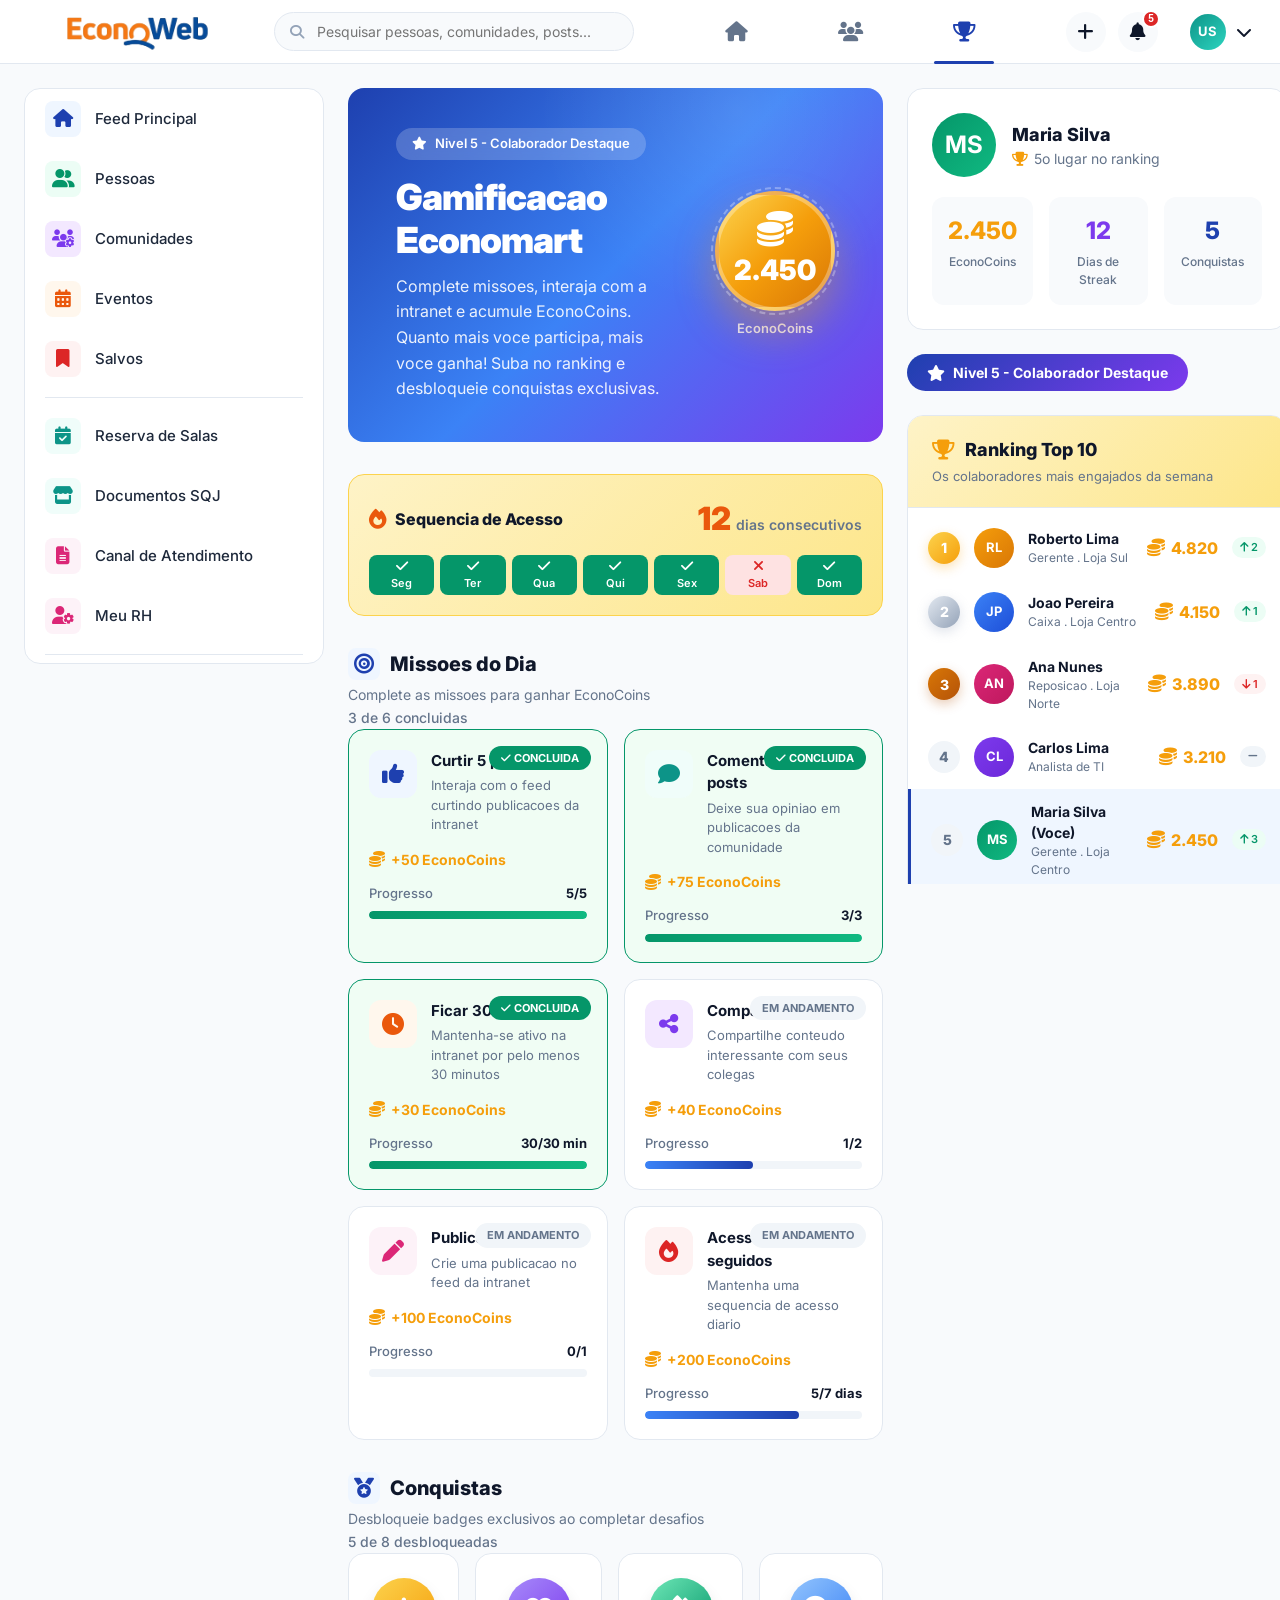
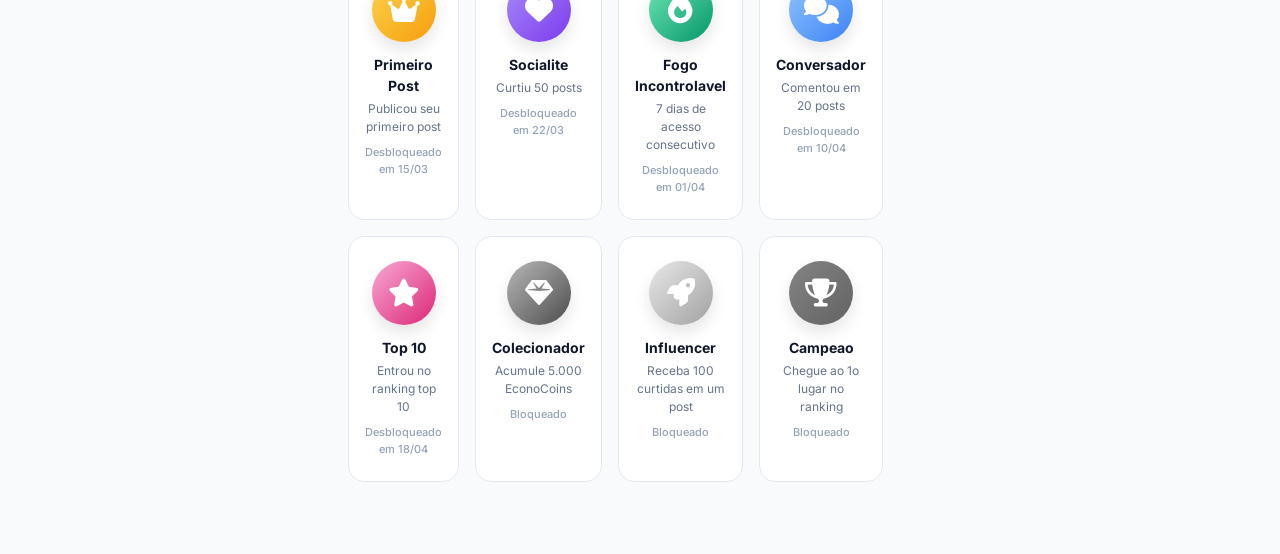
<file: gaming.html>
<!DOCTYPE html>
<html lang="pt-BR">
<head>
    <meta charset="UTF-8">
    <meta name="viewport" content="width=device-width, initial-scale=1.0">
    <title>EconoCoins</title>
    <link href="https://fonts.googleapis.com/css2?family=Inter:wght@300;400;500;600;700;800;900&display=swap" rel="stylesheet">
    <link rel="stylesheet" href="https://cdnjs.cloudflare.com/ajax/libs/font-awesome/6.5.1/css/all.min.css">
    <link rel="stylesheet" href="css/geral.css">
    <link rel="stylesheet" href="css/modules/gaming.css">

</head>
<body>

    <!-- Navbar e Sidebar sao injetados automaticamente pelos scripts -->

    <div class="main-layout">

        <!-- LEFT SIDEBAR: injetado pelo sidebar.js -->

        <!-- CENTER CONTENT -->
        <main class="center-feed">

            <!-- HERO -->
            <div class="gamification-hero">
                <div class="hero-content">
                    <div class="hero-left">
                        <div class="hero-badge"><i class="fas fa-star"></i> <span id="hero-nivel">Nivel 5 - Colaborador Destaque</span></div>
                        <h1 class="hero-title">Gamificacao Economart</h1>
                        <p class="hero-subtitle">Complete missoes, interaja com a intranet e acumule EconoCoins. Quanto mais voce participa, mais voce ganha! Suba no ranking e desbloqueie conquistas exclusivas.</p>
                    </div>
                    <div class="hero-coins">
                        <div class="coin-display">
                            <i class="fas fa-coins coin-icon"></i>
                            <span class="coin-amount" id="hero-coins">2.450</span>
                        </div>
                        <span class="coin-label">EconoCoins</span>
                    </div>
                </div>
            </div>

            <!-- STREAK -->
            <div class="streak-widget">
                <div class="streak-header">
                    <div class="streak-title"><i class="fas fa-fire"></i> Sequencia de Acesso</div>
                    <div class="streak-days">
                        <span class="streak-number" id="streak-dias">12</span>
                        <span class="streak-label">dias consecutivos</span>
                    </div>
                </div>
                <div class="streak-bar">
                    <div class="streak-day done"><i class="fas fa-check"></i> Seg</div>
                    <div class="streak-day done"><i class="fas fa-check"></i> Ter</div>
                    <div class="streak-day done"><i class="fas fa-check"></i> Qua</div>
                    <div class="streak-day done"><i class="fas fa-check"></i> Qui</div>
                    <div class="streak-day done"><i class="fas fa-check"></i> Sex</div>
                    <div class="streak-day missed"><i class="fas fa-times"></i> Sab</div>
                    <div class="streak-day done"><i class="fas fa-check"></i> Dom</div>
                </div>
            </div>

            <!-- MISSIONS -->
            <div class="section-header" id="missoes">
                <div>
                    <div class="section-title"><i class="fas fa-bullseye"></i> Missoes do Dia</div>
                    <div class="section-subtitle">Complete as missoes para ganhar EconoCoins</div>
                </div>
                <span style="font-size: 14px; color: var(--gray); font-weight: 500;">3 de 6 concluidas</span>
            </div>

            <div class="missions-grid">
                <div class="mission-card completed">
                    <span class="mission-status done"><i class="fas fa-check"></i> Concluida</span>
                    <div class="mission-header">
                        <div class="mission-icon mi-like"><i class="fas fa-thumbs-up"></i></div>
                        <div class="mission-info">
                            <div class="mission-title">Curtir 5 posts</div>
                            <div class="mission-desc">Interaja com o feed curtindo publicacoes da intranet</div>
                        </div>
                    </div>
                    <div class="mission-reward"><i class="fas fa-coins"></i> +50 EconoCoins</div>
                    <div class="mission-progress">
                        <div class="progress-header">
                            <span class="progress-text">Progresso</span>
                            <span class="progress-value">5/5</span>
                        </div>
                        <div class="progress-bar"><div class="progress-fill complete" style="width: 100%"></div></div>
                    </div>
                </div>

                <div class="mission-card completed">
                    <span class="mission-status done"><i class="fas fa-check"></i> Concluida</span>
                    <div class="mission-header">
                        <div class="mission-icon mi-comment"><i class="fas fa-comment"></i></div>
                        <div class="mission-info">
                            <div class="mission-title">Comentar em 3 posts</div>
                            <div class="mission-desc">Deixe sua opiniao em publicacoes da comunidade</div>
                        </div>
                    </div>
                    <div class="mission-reward"><i class="fas fa-coins"></i> +75 EconoCoins</div>
                    <div class="mission-progress">
                        <div class="progress-header">
                            <span class="progress-text">Progresso</span>
                            <span class="progress-value">3/3</span>
                        </div>
                        <div class="progress-bar"><div class="progress-fill complete" style="width: 100%"></div></div>
                    </div>
                </div>

                <div class="mission-card completed">
                    <span class="mission-status done"><i class="fas fa-check"></i> Concluida</span>
                    <div class="mission-header">
                        <div class="mission-icon mi-time"><i class="fas fa-clock"></i></div>
                        <div class="mission-info">
                            <div class="mission-title">Ficar 30 min online</div>
                            <div class="mission-desc">Mantenha-se ativo na intranet por pelo menos 30 minutos</div>
                        </div>
                    </div>
                    <div class="mission-reward"><i class="fas fa-coins"></i> +30 EconoCoins</div>
                    <div class="mission-progress">
                        <div class="progress-header">
                            <span class="progress-text">Progresso</span>
                            <span class="progress-value">30/30 min</span>
                        </div>
                        <div class="progress-bar"><div class="progress-fill complete" style="width: 100%"></div></div>
                    </div>
                </div>

                <div class="mission-card">
                    <span class="mission-status">Em andamento</span>
                    <div class="mission-header">
                        <div class="mission-icon mi-share"><i class="fas fa-share-alt"></i></div>
                        <div class="mission-info">
                            <div class="mission-title">Compartilhar 2 posts</div>
                            <div class="mission-desc">Compartilhe conteudo interessante com seus colegas</div>
                        </div>
                    </div>
                    <div class="mission-reward"><i class="fas fa-coins"></i> +40 EconoCoins</div>
                    <div class="mission-progress">
                        <div class="progress-header">
                            <span class="progress-text">Progresso</span>
                            <span class="progress-value">1/2</span>
                        </div>
                        <div class="progress-bar"><div class="progress-fill" style="width: 50%"></div></div>
                    </div>
                </div>

                <div class="mission-card">
                    <span class="mission-status">Em andamento</span>
                    <div class="mission-header">
                        <div class="mission-icon mi-post"><i class="fas fa-pen"></i></div>
                        <div class="mission-info">
                            <div class="mission-title">Publicar 1 post</div>
                            <div class="mission-desc">Crie uma publicacao no feed da intranet</div>
                        </div>
                    </div>
                    <div class="mission-reward"><i class="fas fa-coins"></i> +100 EconoCoins</div>
                    <div class="mission-progress">
                        <div class="progress-header">
                            <span class="progress-text">Progresso</span>
                            <span class="progress-value">0/1</span>
                        </div>
                        <div class="progress-bar"><div class="progress-fill" style="width: 0%"></div></div>
                    </div>
                </div>

                <div class="mission-card">
                    <span class="mission-status">Em andamento</span>
                    <div class="mission-header">
                        <div class="mission-icon mi-streak"><i class="fas fa-fire"></i></div>
                        <div class="mission-info">
                            <div class="mission-title">Acessar 7 dias seguidos</div>
                            <div class="mission-desc">Mantenha uma sequencia de acesso diario</div>
                        </div>
                    </div>
                    <div class="mission-reward"><i class="fas fa-coins"></i> +200 EconoCoins</div>
                    <div class="mission-progress">
                        <div class="progress-header">
                            <span class="progress-text">Progresso</span>
                            <span class="progress-value">5/7 dias</span>
                        </div>
                        <div class="progress-bar"><div class="progress-fill" style="width: 71%"></div></div>
                    </div>
                </div>
            </div>

            <!-- ACHIEVEMENTS -->
            <div class="section-header" id="conquistas">
                <div>
                    <div class="section-title"><i class="fas fa-medal"></i> Conquistas</div>
                    <div class="section-subtitle">Desbloqueie badges exclusivos ao completar desafios</div>
                </div>
                <span style="font-size: 14px; color: var(--gray); font-weight: 500;">5 de 8 desbloqueadas</span>
            </div>

            <div class="achievements-grid">
                <div class="achievement-card">
                    <div class="achievement-icon ach-gold"><i class="fas fa-crown"></i></div>
                    <div class="achievement-name">Primeiro Post</div>
                    <div class="achievement-desc">Publicou seu primeiro post</div>
                    <div class="achievement-date">Desbloqueado em 15/03</div>
                </div>
                <div class="achievement-card">
                    <div class="achievement-icon ach-purple"><i class="fas fa-heart"></i></div>
                    <div class="achievement-name">Socialite</div>
                    <div class="achievement-desc">Curtiu 50 posts</div>
                    <div class="achievement-date">Desbloqueado em 22/03</div>
                </div>
                <div class="achievement-card">
                    <div class="achievement-icon ach-green"><i class="fas fa-fire"></i></div>
                    <div class="achievement-name">Fogo Incontrolavel</div>
                    <div class="achievement-desc">7 dias de acesso consecutivo</div>
                    <div class="achievement-date">Desbloqueado em 01/04</div>
                </div>
                <div class="achievement-card">
                    <div class="achievement-icon ach-blue"><i class="fas fa-comments"></i></div>
                    <div class="achievement-name">Conversador</div>
                    <div class="achievement-desc">Comentou em 20 posts</div>
                    <div class="achievement-date">Desbloqueado em 10/04</div>
                </div>
                <div class="achievement-card">
                    <div class="achievement-icon ach-pink"><i class="fas fa-star"></i></div>
                    <div class="achievement-name">Top 10</div>
                    <div class="achievement-desc">Entrou no ranking top 10</div>
                    <div class="achievement-date">Desbloqueado em 18/04</div>
                </div>
                <div class="achievement-card locked">
                    <div class="achievement-icon ach-red"><i class="fas fa-gem"></i></div>
                    <div class="achievement-name">Colecionador</div>
                    <div class="achievement-desc">Acumule 5.000 EconoCoins</div>
                    <div class="achievement-date">Bloqueado</div>
                </div>
                <div class="achievement-card locked">
                    <div class="achievement-icon ach-silver"><i class="fas fa-rocket"></i></div>
                    <div class="achievement-name">Influencer</div>
                    <div class="achievement-desc">Receba 100 curtidas em um post</div>
                    <div class="achievement-date">Bloqueado</div>
                </div>
                <div class="achievement-card locked">
                    <div class="achievement-icon ach-bronze"><i class="fas fa-trophy"></i></div>
                    <div class="achievement-name">Campeao</div>
                    <div class="achievement-desc">Chegue ao 1o lugar no ranking</div>
                    <div class="achievement-date">Bloqueado</div>
                </div>
            </div>
        </main>

        <!-- RIGHT SIDEBAR -->
        <aside class="right-sidebar">

            <!-- USER STATS (de volta!) -->
            <div class="user-stats-card">
                <div class="stats-header">
                    <div class="stats-avatar" id="stats-avatar">MS</div>
                    <div class="stats-info">
                        <div class="stats-name" id="stats-name">Maria Silva</div>
                        <div class="stats-rank"><i class="fas fa-trophy"></i> <span id="stats-ranking">5o lugar no ranking</span></div>
                    </div>
                </div>
                <div class="stats-grid">
                    <div class="stat-item">
                        <div class="stat-value gold" id="stats-coins">2.450</div>
                        <div class="stat-label">EconoCoins</div>
                    </div>
                    <div class="stat-item">
                        <div class="stat-value purple" id="stats-streak">12</div>
                        <div class="stat-label">Dias de Streak</div>
                    </div>
                    <div class="stat-item">
                        <div class="stat-value blue" id="stats-conquistas">5</div>
                        <div class="stat-label">Conquistas</div>
                    </div>
                </div>
            </div>

            <!-- LEVEL BADGE -->
            <div class="level-badge"><i class="fas fa-star"></i> <span id="level-text">Nivel 5 - Colaborador Destaque</span></div>

            <!-- RANKING -->
            <div class="ranking-card" id="ranking">
                <div class="ranking-header">
                    <div class="ranking-title"><i class="fas fa-trophy"></i> Ranking Top 10</div>
                    <div class="ranking-subtitle">Os colaboradores mais engajados da semana</div>
                </div>
                <div class="ranking-list">
                    <div class="ranking-item">
                        <div class="rank-number rank-1">1</div>
                        <div class="rank-avatar" style="background: linear-gradient(135deg, #F59E0B, #D97706);">RL</div>
                        <div class="rank-info">
                            <div class="rank-name">Roberto Lima</div>
                            <div class="rank-role">Gerente . Loja Sul</div>
                        </div>
                        <div class="rank-coins"><i class="fas fa-coins"></i> 4.820</div>
                        <span class="rank-trend trend-up"><i class="fas fa-arrow-up"></i> 2</span>
                    </div>
                    <div class="ranking-item">
                        <div class="rank-number rank-2">2</div>
                        <div class="rank-avatar" style="background: linear-gradient(135deg, #3B82F6, #1D4ED8);">JP</div>
                        <div class="rank-info">
                            <div class="rank-name">Joao Pereira</div>
                            <div class="rank-role">Caixa . Loja Centro</div>
                        </div>
                        <div class="rank-coins"><i class="fas fa-coins"></i> 4.150</div>
                        <span class="rank-trend trend-up"><i class="fas fa-arrow-up"></i> 1</span>
                    </div>
                    <div class="ranking-item">
                        <div class="rank-number rank-3">3</div>
                        <div class="rank-avatar" style="background: linear-gradient(135deg, #DB2777, #BE185D);">AN</div>
                        <div class="rank-info">
                            <div class="rank-name">Ana Nunes</div>
                            <div class="rank-role">Reposicao . Loja Norte</div>
                        </div>
                        <div class="rank-coins"><i class="fas fa-coins"></i> 3.890</div>
                        <span class="rank-trend trend-down"><i class="fas fa-arrow-down"></i> 1</span>
                    </div>
                    <div class="ranking-item">
                        <div class="rank-number rank-other">4</div>
                        <div class="rank-avatar" style="background: linear-gradient(135deg, #7C3AED, #6D28D9);">CL</div>
                        <div class="rank-info">
                            <div class="rank-name">Carlos Lima</div>
                            <div class="rank-role">Analista de TI</div>
                        </div>
                        <div class="rank-coins"><i class="fas fa-coins"></i> 3.210</div>
                        <span class="rank-trend trend-same"><i class="fas fa-minus"></i></span>
                    </div>
                    <div class="ranking-item current-user">
                        <div class="rank-number rank-other">5</div>
                        <div class="rank-avatar" id="ranking-user-avatar" style="background: linear-gradient(135deg, var(--secondary), #10B981);">MS</div>
                        <div class="rank-info">
                            <div class="rank-name" id="ranking-user-name">Maria Silva (Voce)</div>
                            <div class="rank-role" id="ranking-user-role">Gerente . Loja Centro</div>
                        </div>
                        <div class="rank-coins"><i class="fas fa-coins"></i> <span id="ranking-user-coins">2.450</span></div>
                        <span class="rank-trend trend-up"><i class="fas fa-arrow-up"></i> 3</span>
                    </div>
                    <div class="ranking-item">
                        <div class="rank-number rank-other">6</div>
                        <div class="rank-avatar" style="background: linear-gradient(135deg, #0D9488, #0F766E);">MF</div>
                        <div class="rank-info">
                            <div class="rank-name">Marcos Ferreira</div>
                            <div class="rank-role">Especialista em Frios</div>
                        </div>
                        <div class="rank-coins"><i class="fas fa-coins"></i> 2.180</div>
                        <span class="rank-trend trend-down"><i class="fas fa-arrow-down"></i> 2</span>
                    </div>
                    <div class="ranking-item">
                        <div class="rank-number rank-other">7</div>
                        <div class="rank-avatar" style="background: linear-gradient(135deg, #F59E0B, #D97706);">RL</div>
                        <div class="rank-info">
                            <div class="rank-name">Roberta Lopes</div>
                            <div class="rank-role">Supervisora de Loja</div>
                        </div>
                        <div class="rank-coins"><i class="fas fa-coins"></i> 1.950</div>
                        <span class="rank-trend trend-same"><i class="fas fa-minus"></i></span>
                    </div>
                    <div class="ranking-item">
                        <div class="rank-number rank-other">8</div>
                        <div class="rank-avatar" style="background: linear-gradient(135deg, #EC4899, #BE185D);">JL</div>
                        <div class="rank-info">
                            <div class="rank-name">Julia Lima</div>
                            <div class="rank-role">Atendente . Loja Oeste</div>
                        </div>
                        <div class="rank-coins"><i class="fas fa-coins"></i> 1.720</div>
                        <span class="rank-trend trend-up"><i class="fas fa-arrow-up"></i> 1</span>
                    </div>
                    <div class="ranking-item">
                        <div class="rank-number rank-other">9</div>
                        <div class="rank-avatar" style="background: linear-gradient(135deg, #8B5CF6, #6D28D9);">PS</div>
                        <div class="rank-info">
                            <div class="rank-name">Pedro Santos</div>
                            <div class="rank-role">Reposicao . Loja Sul</div>
                        </div>
                        <div class="rank-coins"><i class="fas fa-coins"></i> 1.540</div>
                        <span class="rank-trend trend-down"><i class="fas fa-arrow-down"></i> 1</span>
                    </div>
                    <div class="ranking-item">
                        <div class="rank-number rank-other">10</div>
                        <div class="rank-avatar" style="background: linear-gradient(135deg, #14B8A6, #0F766E);">FC</div>
                        <div class="rank-info">
                            <div class="rank-name">Fernanda Costa</div>
                            <div class="rank-role">Caixa . Loja Norte</div>
                        </div>
                        <div class="rank-coins"><i class="fas fa-coins"></i> 1.380</div>
                        <span class="rank-trend trend-up"><i class="fas fa-arrow-up"></i> 2</span>
                    </div>
                </div>
            </div>

            <!-- RECENT ACTIVITY -->
            <div class="history-widget">
                <div class="history-title"><i class="fas fa-history"></i> Historico de Ganhos</div>
                <div class="history-list">
                    <div class="history-item">
                        <div class="history-icon success"><i class="fas fa-check"></i></div>
                        <div class="history-info">
                            <div class="history-name">Missao: Curtir 5 posts</div>
                            <div class="history-date">Hoje, 14:32</div>
                        </div>
                        <span class="history-value">+50</span>
                    </div>
                    <div class="history-item">
                        <div class="history-icon comment"><i class="fas fa-comment"></i></div>
                        <div class="history-info">
                            <div class="history-name">Missao: Comentar em 3 posts</div>
                            <div class="history-date">Hoje, 13:15</div>
                        </div>
                        <span class="history-value">+75</span>
                    </div>
                    <div class="history-item">
                        <div class="history-icon time"><i class="fas fa-clock"></i></div>
                        <div class="history-info">
                            <div class="history-name">Missao: 30 min online</div>
                            <div class="history-date">Hoje, 12:00</div>
                        </div>
                        <span class="history-value">+30</span>
                    </div>
                    <div class="history-item">
                        <div class="history-icon bonus"><i class="fas fa-fire"></i></div>
                        <div class="history-info">
                            <div class="history-name">Bonus: Streak de 7 dias</div>
                            <div class="history-date">Ontem, 23:59</div>
                        </div>
                        <span class="history-value">+100</span>
                    </div>
                </div>
            </div>

        </aside>
    </div>

    <script src="js/auth/auth.js"></script>
    <script src="js/nav_side/sidebar.js"></script>
    <script src="js/nav_side/navbar.js"></script>
    <script>
        function loadGamingProfile() {
            if (!window.Auth) return;
            const user = Auth.getUser();
            const iniciais = Auth.getIniciais(user.nome);
            const colors = Auth.getAvatarColor(user.nome);

            // Hero
            document.getElementById('hero-nivel').textContent = 'Nivel ' + user.nivel + ' - ' + user.nivelNome;
            document.getElementById('hero-coins').textContent = Auth.formatCoins(user.coins);

            // Streak
            document.getElementById('streak-dias').textContent = user.streak;

            // User Stats (right sidebar)
            document.getElementById('stats-avatar').textContent = iniciais;
            document.getElementById('stats-avatar').style.background = 'linear-gradient(135deg, ' + colors[0] + ', ' + colors[1] + ')';
            document.getElementById('stats-name').textContent = user.nome;
            document.getElementById('stats-ranking').textContent = user.ranking + 'o lugar no ranking';
            document.getElementById('stats-coins').textContent = Auth.formatCoins(user.coins);
            document.getElementById('stats-streak').textContent = user.streak;
            document.getElementById('stats-conquistas').textContent = user.conquistas;

            // Level badge
            document.getElementById('level-text').textContent = 'Nivel ' + user.nivel + ' - ' + user.nivelNome;

            // Ranking user
            document.getElementById('ranking-user-name').textContent = user.nome + ' (Voce)';
            document.getElementById('ranking-user-role').textContent = user.cargo + ' . ' + user.loja;
            document.getElementById('ranking-user-coins').textContent = Auth.formatCoins(user.coins);

            const avatar = document.getElementById('ranking-user-avatar');
            if (avatar) {
                avatar.textContent = iniciais;
                avatar.style.background = 'linear-gradient(135deg, ' + colors[0] + ', ' + colors[1] + ')';
            }
        }

        window.addEventListener('load', () => {
            loadGamingProfile();
            document.querySelectorAll('.progress-fill').forEach(bar => {
                const width = bar.style.width;
                bar.style.width = '0%';
                setTimeout(() => { bar.style.width = width; }, 300);
            });
        });
    </script>
</body>
</html>
</file>
<file: css/geral.css>
/* ============================================================
   ECONOMART CONNECT / ECONOWEB - CSS GERAL
   Reutilizável em todas as telas do sistema
   Compatível com navbar.js e sidebar.js (injeção automática)
   ============================================================ */

/* ===== VARIÁVEIS ===== */
:root {
    --primary: #1E40AF;
    --primary-light: #3B82F6;
    --primary-dark: #1E3A8A;
    --secondary: #059669;
    --accent: #EA580C;
    --danger: #DC2626;
    --purple: #7C3AED;
    --pink: #DB2777;
    --gold: #F59E0B;
    --dark: #0F172A;
    --dark-light: #1E293B;
    --gray: #64748B;
    --gray-light: #94A3B8;
    --gray-lighter: #CBD5E1;
    --bg: #F8FAFC;
    --bg-card: #FFFFFF;
    --bg-hover: #F1F5F9;
    --border: #E2E8F0;
    --shadow-sm: 0 1px 2px 0 rgb(0 0 0 / 0.05);
    --shadow: 0 1px 3px 0 rgb(0 0 0 / 0.1), 0 1px 2px -1px rgb(0 0 0 / 0.1);
    --shadow-md: 0 4px 6px -1px rgb(0 0 0 / 0.1), 0 2px 4px -2px rgb(0 0 0 / 0.1);
    --shadow-lg: 0 10px 15px -3px rgb(0 0 0 / 0.1), 0 4px 6px -4px rgb(0 0 0 / 0.1);
    --radius: 16px;
    --radius-sm: 12px;
    --radius-xs: 8px;
    --transition: all 0.2s cubic-bezier(0.4, 0, 0.2, 1);
}

/* ===== RESET & BASE ===== */
* { margin: 0; padding: 0; box-sizing: border-box; }

body {
    font-family: 'Inter', -apple-system, BlinkMacSystemFont, sans-serif;
    background: var(--bg);
    color: var(--dark);
    line-height: 1.5;
    overflow-x: hidden;
}

/* ===== SCROLLBAR ===== */
::-webkit-scrollbar { width: 6px; }
::-webkit-scrollbar-track { background: transparent; }
::-webkit-scrollbar-thumb { background: var(--gray-lighter); border-radius: 10px; }
::-webkit-scrollbar-thumb:hover { background: var(--gray-light); }

/* ===== MAIN LAYOUT ===== */
.main-layout {
    display: grid;
    grid-template-columns: 300px 1fr 320px;
    gap: 24px;
    max-width: 1400px;
    margin: 0 auto;
    padding: 88px 24px 40px;
}

/* ===== LEFT SIDEBAR (usada pelo sidebar.js) ===== */
.left-sidebar {
    position: sticky;
    top: 88px;
    height: calc(100vh - 104px);
    overflow-y: auto;
}

.menu-card {
    background: var(--bg-card);
    border-radius: var(--radius);
    border: 1px solid var(--border);
    overflow: hidden;
    margin-bottom: 16px;
}

.menu-item {
    display: flex;
    align-items: center;
    gap: 14px;
    padding: 12px 20px;
    cursor: pointer;
    transition: var(--transition);
    text-decoration: none;
    color: inherit;
}
.menu-item:hover { background: var(--bg-hover); }
.menu-item.active {
    background: linear-gradient(90deg, #EFF6FF, transparent);
    border-left: 3px solid var(--primary);
}
.menu-item.active .menu-icon { color: var(--primary) !important; }
.menu-item.active .menu-text { color: var(--primary); font-weight: 600; }

.menu-icon {
    width: 36px;
    height: 36px;
    border-radius: var(--radius-xs);
    display: flex;
    align-items: center;
    justify-content: center;
    font-size: 18px;
    transition: var(--transition);
    flex-shrink: 0;
}
.menu-item:hover .menu-icon { transform: scale(1.1); }

.menu-text { font-size: 15px; font-weight: 500; color: var(--dark-light); }
.menu-divider { height: 1px; background: var(--border); margin: 8px 20px; }
.menu-section-title {
    padding: 16px 20px 8px;
    font-size: 13px;
    font-weight: 700;
    text-transform: uppercase;
    letter-spacing: 0.5px;
    color: var(--gray-light);
}

/* ===== CENTER CONTENT ===== */
.center-feed {
    max-width: 680px;
    margin: 0 auto;
    width: 100%;
}

/* ===== RIGHT SIDEBAR ===== */
.right-sidebar {
    position: sticky;
    top: 88px;
    height: calc(100vh - 104px);
    overflow-y: auto;
}

/* ===== WIDGETS (genéricos) ===== */
.widget {
    background: var(--bg-card);
    border-radius: var(--radius);
    border: 1px solid var(--border);
    margin-bottom: 20px;
    overflow: hidden;
}
.widget-header {
    display: flex;
    align-items: center;
    justify-content: space-between;
    padding: 16px 20px;
    border-bottom: 1px solid var(--border);
}
.widget-title {
    font-size: 15px;
    font-weight: 700;
    color: var(--dark);
    display: flex;
    align-items: center;
    gap: 8px;
}
.widget-title i { color: var(--primary); font-size: 14px; }
.widget-more {
    font-size: 13px;
    color: var(--primary);
    font-weight: 600;
    cursor: pointer;
    text-decoration: none;
}
.widget-more:hover { text-decoration: underline; }
.widget-body { padding: 12px 0; }

/* ===== BOTÕES BASE ===== */
.btn-action {
    padding: 10px 20px;
    border-radius: 100px;
    font-size: 14px;
    font-weight: 600;
    cursor: pointer;
    transition: var(--transition);
    font-family: inherit;
    display: flex;
    align-items: center;
    gap: 8px;
    border: none;
}
.btn-primary {
    background: var(--primary);
    color: white;
}
.btn-primary:hover { background: var(--primary-dark); transform: translateY(-1px); }
.btn-secondary {
    background: var(--bg);
    color: var(--dark);
    border: 1.5px solid var(--border);
}
.btn-secondary:hover { background: var(--bg-hover); border-color: var(--gray-lighter); }

.btn-small {
    padding: 6px 14px;
    border-radius: 100px;
    font-family: inherit;
    font-size: 12px;
    font-weight: 600;
    cursor: pointer;
    transition: var(--transition);
    border: none;
    white-space: nowrap;
}
.btn-small-primary {
    background: var(--primary);
    color: white;
}
.btn-small-primary:hover { background: var(--primary-dark); }
.btn-small-outline {
    background: transparent;
    color: var(--gray);
    border: 1.5px solid var(--border);
}
.btn-small-outline:hover { border-color: var(--primary-light); color: var(--primary); }
.btn-small-joined {
    background: var(--bg-hover);
    color: var(--gray);
    border: 1.5px solid var(--border);
}
.btn-small-joined:hover { background: #FEF2F2; color: var(--danger); border-color: #FECACA; }

/* ===== SIDEBAR FOOTER ===== */
.sidebar-footer {
    padding: 16px 20px;
    font-size: 12px;
    color: var(--gray-light);
    line-height: 1.8;
}
.sidebar-footer a { color: var(--gray-light); text-decoration: none; }
.sidebar-footer a:hover { text-decoration: underline; }

/* ===== ANIMAÇÕES ===== */
@keyframes fadeInUp {
    from { opacity: 0; transform: translateY(20px); }
    to { opacity: 1; transform: translateY(0); }
}

/* ===== RESPONSIVIDADE BASE ===== */
@media (max-width: 1200px) {
    .main-layout { grid-template-columns: 260px 1fr; }
    .right-sidebar { display: none; }
}
@media (max-width: 900px) {
    .main-layout { grid-template-columns: 1fr; padding-top: 80px; }
    .left-sidebar { display: none; }
}
</file>
<file: css/modules/gaming.css>
/* ---------- SECTION TITLE ICONS FIX ---------- */
.section-title {
    font-size: 20px;
    font-weight: 800;
    color: var(--dark);
    display: flex;
    align-items: center;
    gap: 10px;
}
.section-title i {
    color: var(--primary);
    font-size: 20px;
    display: inline-flex;
    align-items: center;
    justify-content: center;
    width: 32px;
    height: 32px;
    background: #EFF6FF;
    border-radius: var(--radius-xs);
}
.section-subtitle {
    font-size: 14px;
    color: var(--gray);
    margin-top: 4px;
}

/* ============================================================
   ECONOWEB - CSS GAMING (GAMIFICAÇÃO)
   Estilos específicos da página gaming.html
   Depende de css/geral.css (não duplicar nada de lá!)
   ============================================================ */

/* ---------- GAMING LAYOUT OVERRIDE ---------- */
/* Aumenta a right sidebar apenas na tela de gaming */
.gaming-page .main-layout,
body:has(.gamification-hero) .main-layout {
    grid-template-columns: 300px 1fr 380px !important;
}

@media (max-width: 1200px) {
    body:has(.gamification-hero) .main-layout {
        grid-template-columns: 1fr !important;
    }
    body:has(.gamification-hero) .right-sidebar {
        display: none;
    }
}

/* ---------- HERO ---------- */
.gamification-hero {
    background: linear-gradient(135deg, var(--primary) 0%, var(--primary-light) 50%, var(--purple) 100%);
    border-radius: var(--radius);
    padding: 40px 48px;
    margin-bottom: 32px;
    color: white;
    position: relative;
    overflow: hidden;
}
.gamification-hero::before {
    content: '';
    position: absolute;
    top: -50%; right: -10%;
    width: 400px; height: 400px;
    background: radial-gradient(circle, rgba(255,255,255,0.1) 0%, transparent 70%);
    border-radius: 50%;
}
.hero-content {
    position: relative; z-index: 1;
    display: flex;
    align-items: center;
    justify-content: space-between;
}
.hero-left { max-width: 60%; }
.hero-badge {
    display: inline-flex;
    align-items: center; gap: 8px;
    padding: 6px 16px;
    background: rgba(255,255,255,0.2);
    border-radius: 100px;
    font-size: 13px; font-weight: 600;
    margin-bottom: 16px;
    backdrop-filter: blur(10px);
}
.hero-title {
    font-size: 36px; font-weight: 900;
    letter-spacing: -1px;
    margin-bottom: 12px;
    line-height: 1.2;
}
.hero-subtitle {
    font-size: 16px;
    opacity: 0.9;
    line-height: 1.6;
}
.hero-coins {
    display: flex;
    flex-direction: column;
    align-items: center;
    gap: 8px;
}
.coin-display {
    width: 120px; height: 120px;
    background: linear-gradient(135deg, #FCD34D, #F59E0B, #D97706);
    border-radius: 50%;
    display: flex;
    flex-direction: column;
    align-items: center;
    justify-content: center;
    box-shadow: 0 20px 40px rgba(245, 158, 11, 0.4);
    border: 4px solid rgba(255,255,255,0.3);
    position: relative;
}
.coin-display::after {
    content: '';
    position: absolute;
    inset: -8px;
    border-radius: 50%;
    border: 2px dashed rgba(255,255,255,0.3);
    animation: spin 20s linear infinite;
}
@keyframes spin {
    from { transform: rotate(0deg); }
    to { transform: rotate(360deg); }
}
.coin-icon { font-size: 36px; color: white; margin-bottom: 2px; }
.coin-amount { font-size: 28px; font-weight: 900; color: white; }
.coin-label { font-size: 13px; font-weight: 600; color: rgba(255,255,255,0.8); }

/* ---------- STREAK ---------- */
.streak-widget {
    background: linear-gradient(135deg, #FEF3C7, #FDE68A);
    border-radius: var(--radius);
    padding: 20px;
    margin-bottom: 32px;
    border: 1px solid #FCD34D;
}
.streak-header {
    display: flex;
    align-items: center;
    justify-content: space-between;
    margin-bottom: 12px;
}
.streak-title {
    font-size: 16px; font-weight: 800; color: var(--dark);
    display: flex;
    align-items: center; gap: 8px;
}
.streak-title i { color: var(--accent); font-size: 20px; }
.streak-days {
    font-size: 28px; font-weight: 900;
    color: var(--accent);
}
.streak-days .streak-number {
    font-size: 32px;
    font-weight: 900;
    color: var(--accent);
}
.streak-days .streak-label {
    font-size: 14px;
    font-weight: 600;
    color: var(--gray);
}
.streak-bar {
    display: flex; gap: 6px;
    margin-top: 12px;
}
.streak-day {
    flex: 1; height: 40px;
    border-radius: var(--radius-xs);
    display: flex;
    flex-direction: column;
    align-items: center;
    justify-content: center;
    font-size: 11px; font-weight: 600;
    gap: 2px;
}
.streak-day.done { background: var(--secondary); color: white; }
.streak-day.missed { background: #FEE2E2; color: var(--danger); }
.streak-day.future { background: var(--bg-hover); color: var(--gray-light); }
.streak-day i { font-size: 14px; }

/* ---------- MISSIONS ---------- */
.missions-grid {
    display: grid;
    grid-template-columns: repeat(2, 1fr);
    gap: 16px;
    margin-bottom: 32px;
}
.mission-card {
    background: var(--bg-card);
    border-radius: var(--radius);
    border: 1px solid var(--border);
    padding: 20px;
    transition: var(--transition);
    position: relative;
    overflow: hidden;
    animation: fadeInUp 0.5s ease forwards;
}
.mission-card:hover {
    box-shadow: var(--shadow-md);
    transform: translateY(-2px);
}
.mission-card.completed {
    border-color: var(--secondary);
    background: #F0FDF4;
}
.mission-card.completed .mission-status {
    background: var(--secondary);
    color: white;
}
.mission-header {
    display: flex;
    align-items: flex-start;
    gap: 14px;
    margin-bottom: 14px;
}
.mission-icon {
    width: 48px; height: 48px;
    border-radius: var(--radius-sm);
    display: flex;
    align-items: center;
    justify-content: center;
    font-size: 22px;
    flex-shrink: 0;
}
.mi-like { background: #EFF6FF; color: var(--primary); }
.mi-comment { background: #F0FDFA; color: #0D9488; }
.mi-time { background: #FFF7ED; color: var(--accent); }
.mi-share { background: #F3E8FF; color: var(--purple); }
.mi-post { background: #FDF2F8; color: var(--pink); }
.mi-streak { background: #FEF2F2; color: var(--danger); }
.mission-info { flex: 1; }
.mission-title { font-size: 15px; font-weight: 700; color: var(--dark); margin-bottom: 4px; }
.mission-desc { font-size: 13px; color: var(--gray); line-height: 1.5; }
.mission-reward {
    display: flex;
    align-items: center; gap: 6px;
    font-size: 14px; font-weight: 700;
    color: var(--gold);
}
.mission-reward i { font-size: 16px; }
.mission-progress { margin-top: 14px; }
.progress-header {
    display: flex;
    align-items: center;
    justify-content: space-between;
    margin-bottom: 8px;
    font-size: 13px;
}
.progress-text { color: var(--gray); font-weight: 500; }
.progress-value { color: var(--dark); font-weight: 700; }
.progress-bar {
    width: 100%; height: 8px;
    background: var(--bg-hover);
    border-radius: 100px;
    overflow: hidden;
}
.progress-fill {
    height: 100%; border-radius: 100px;
    background: linear-gradient(90deg, var(--primary-light), var(--primary));
    transition: width 0.6s ease;
}
.progress-fill.complete { background: linear-gradient(90deg, var(--secondary), #10B981); }
.mission-status {
    position: absolute;
    top: 16px; right: 16px;
    padding: 4px 12px;
    border-radius: 100px;
    font-size: 11px; font-weight: 700;
    text-transform: uppercase;
    background: var(--bg-hover);
    color: var(--gray);
}
.mission-status.done { background: var(--secondary); color: white; }

/* ---------- ACHIEVEMENTS ---------- */
.achievements-grid {
    display: grid;
    grid-template-columns: repeat(4, 1fr);
    gap: 16px;
    margin-bottom: 32px;
}
.achievement-card {
    background: var(--bg-card);
    border-radius: var(--radius);
    border: 1px solid var(--border);
    padding: 24px 16px;
    text-align: center;
    transition: var(--transition);
    cursor: pointer;
    animation: fadeInUp 0.5s ease forwards;
}
.achievement-card:hover {
    box-shadow: var(--shadow-md);
    transform: translateY(-3px);
}
.achievement-card.locked { opacity: 0.5; }
.achievement-card.locked .achievement-icon { filter: grayscale(1); }
.achievement-icon {
    width: 64px; height: 64px;
    border-radius: 50%;
    display: flex;
    align-items: center;
    justify-content: center;
    font-size: 28px;
    margin: 0 auto 12px;
    box-shadow: 0 8px 16px rgba(0,0,0,0.1);
}
.ach-gold { background: linear-gradient(135deg, #FCD34D, #F59E0B); color: white; }
.ach-silver { background: linear-gradient(135deg, #E2E8F0, #94A3B8); color: white; }
.ach-bronze { background: linear-gradient(135deg, #D97706, #B45309); color: white; }
.ach-purple { background: linear-gradient(135deg, #A78BFA, #7C3AED); color: white; }
.ach-green { background: linear-gradient(135deg, #6EE7B7, #059669); color: white; }
.ach-red { background: linear-gradient(135deg, #FCA5A5, #DC2626); color: white; }
.ach-blue { background: linear-gradient(135deg, #93C5FD, #3B82F6); color: white; }
.ach-pink { background: linear-gradient(135deg, #F9A8D4, #DB2777); color: white; }
.achievement-name { font-size: 14px; font-weight: 700; color: var(--dark); margin-bottom: 4px; }
.achievement-desc { font-size: 12px; color: var(--gray); }
.achievement-date {
    font-size: 11px; color: var(--gray-light);
    margin-top: 8px;
    font-weight: 500;
}

/* ---------- RANKING ---------- */
.ranking-card {
    background: var(--bg-card);
    border-radius: var(--radius);
    border: 1px solid var(--border);
    overflow: hidden;
    margin-bottom: 24px;
}
.ranking-header {
    padding: 20px 24px;
    border-bottom: 1px solid var(--border);
    background: linear-gradient(135deg, #FEF3C7, #FDE68A);
}
.ranking-title {
    font-size: 18px; font-weight: 800; color: var(--dark);
    display: flex;
    align-items: center; gap: 10px;
}
.ranking-title i { color: var(--gold); font-size: 20px; }
.ranking-subtitle { font-size: 13px; color: var(--gray); margin-top: 4px; }
.ranking-list { padding: 8px 0; }
.ranking-item {
    display: flex;
    align-items: center;
    gap: 14px;
    padding: 12px 20px;
    transition: var(--transition);
    cursor: pointer;
    animation: fadeInUp 0.5s ease forwards;
}
.ranking-item:hover { background: var(--bg-hover); }
.ranking-item.current-user {
    background: #EFF6FF;
    border-left: 3px solid var(--primary);
}
.rank-number {
    width: 32px; height: 32px;
    border-radius: 50%;
    display: flex;
    align-items: center;
    justify-content: center;
    font-size: 14px; font-weight: 800;
    flex-shrink: 0;
}
.rank-1 {
    background: linear-gradient(135deg, #FCD34D, #F59E0B);
    color: white;
    box-shadow: 0 4px 12px rgba(245,158,11,0.3);
}
.rank-2 {
    background: linear-gradient(135deg, #E2E8F0, #94A3B8);
    color: white;
    box-shadow: 0 4px 12px rgba(148,163,184,0.3);
}
.rank-3 {
    background: linear-gradient(135deg, #D97706, #B45309);
    color: white;
    box-shadow: 0 4px 12px rgba(180,83,9,0.3);
}
.rank-other { background: var(--bg-hover); color: var(--gray); }
.rank-avatar {
    width: 40px; height: 40px;
    border-radius: 50%;
    display: flex;
    align-items: center;
    justify-content: center;
    color: white;
    font-weight: 700; font-size: 13px;
    flex-shrink: 0;
}
.rank-info { flex: 1; min-width: 0; }
.rank-name { font-size: 14px; font-weight: 700; color: var(--dark); }
.rank-role { font-size: 12px; color: var(--gray); }
.rank-coins {
    display: flex;
    align-items: center; gap: 6px;
    font-size: 16px; font-weight: 800;
    color: var(--gold);
}
.rank-coins i { font-size: 18px; }
.rank-trend {
    font-size: 11px; font-weight: 600;
    padding: 2px 8px;
    border-radius: 100px;
}
.trend-up { background: #ECFDF5; color: var(--secondary); }
.trend-down { background: #FEF2F2; color: var(--danger); }
.trend-same { background: var(--bg-hover); color: var(--gray); }

/* ---------- USER STATS (RIGHT SIDEBAR) ---------- */
.user-stats-card {
    background: var(--bg-card);
    border-radius: var(--radius);
    border: 1px solid var(--border);
    padding: 24px;
    margin-bottom: 24px;
}
.stats-header {
    display: flex;
    align-items: center;
    gap: 16px;
    margin-bottom: 20px;
}
.stats-avatar {
    width: 64px; height: 64px;
    border-radius: 50%;
    display: flex;
    align-items: center;
    justify-content: center;
    color: white;
    font-weight: 700; font-size: 24px;
    background: linear-gradient(135deg, var(--secondary), #10B981);
}
.stats-info { flex: 1; }
.stats-name { font-size: 18px; font-weight: 800; color: var(--dark); }
.stats-rank {
    font-size: 14px; color: var(--gray);
    display: flex;
    align-items: center; gap: 6px;
}
.stats-rank i { color: var(--gold); }
.stats-grid {
    display: grid;
    grid-template-columns: repeat(3, 1fr);
    gap: 16px;
}
.stat-item {
    text-align: center;
    padding: 16px;
    background: var(--bg);
    border-radius: var(--radius-sm);
    transition: var(--transition);
    animation: fadeInUp 0.5s ease forwards;
}
.stat-item:hover { background: var(--bg-hover); }
.stat-value {
    font-size: 24px; font-weight: 800;
    color: var(--dark);
    margin-bottom: 4px;
}
.stat-value.gold { color: var(--gold); }
.stat-value.purple { color: var(--purple); }
.stat-value.blue { color: var(--primary); }
.stat-label { font-size: 12px; color: var(--gray); font-weight: 500; }

/* ---------- LEVEL BADGE ---------- */
.level-badge {
    display: inline-flex;
    align-items: center; gap: 8px;
    padding: 8px 20px;
    background: linear-gradient(135deg, var(--primary), var(--purple));
    color: white;
    border-radius: 100px;
    font-size: 14px; font-weight: 700;
    margin-bottom: 24px;
}
.level-badge i { font-size: 16px; }

/* ---------- HISTORY WIDGET ---------- */
.history-widget {
    background: var(--bg-card);
    border-radius: var(--radius);
    border: 1px solid var(--border);
    padding: 20px;
    margin-bottom: 24px;
}
.history-title {
    font-size: 16px; font-weight: 800; color: var(--dark);
    margin-bottom: 16px;
    display: flex;
    align-items: center; gap: 8px;
}
.history-title i { color: var(--primary); }
.history-list {
    display: flex;
    flex-direction: column;
    gap: 14px;
}
.history-item {
    display: flex;
    align-items: center; gap: 12px;
}
.history-icon {
    width: 36px; height: 36px;
    border-radius: 50%;
    display: flex;
    align-items: center;
    justify-content: center;
    font-size: 14px;
    flex-shrink: 0;
}
.history-icon.success { background: #ECFDF5; color: var(--secondary); }
.history-icon.comment { background: #F0FDFA; color: #0D9488; }
.history-icon.time { background: #EFF6FF; color: var(--primary); }
.history-icon.bonus { background: #FFF7ED; color: var(--accent); }
.history-info { flex: 1; }
.history-name { font-size: 13px; font-weight: 600; color: var(--dark); }
.history-date { font-size: 12px; color: var(--gray); }
.history-value {
    font-size: 14px; font-weight: 700;
    color: var(--gold);
}

/* ---------- RESPONSIVE ---------- */
@media (max-width: 1200px) {
    .missions-grid { grid-template-columns: 1fr; }
    .achievements-grid { grid-template-columns: repeat(2, 1fr); }
}
@media (max-width: 900px) {
    .hero-content {
        flex-direction: column;
        text-align: center;
        gap: 24px;
    }
    .hero-left { max-width: 100%; }
    .hero-title { font-size: 28px; }
    .gamification-hero { padding: 24px; }
    .stats-grid { grid-template-columns: 1fr; }
    .achievements-grid { grid-template-columns: repeat(2, 1fr); }
}
@media (max-width: 600px) {
    .achievements-grid { grid-template-columns: repeat(2, 1fr); }
}
</file>
